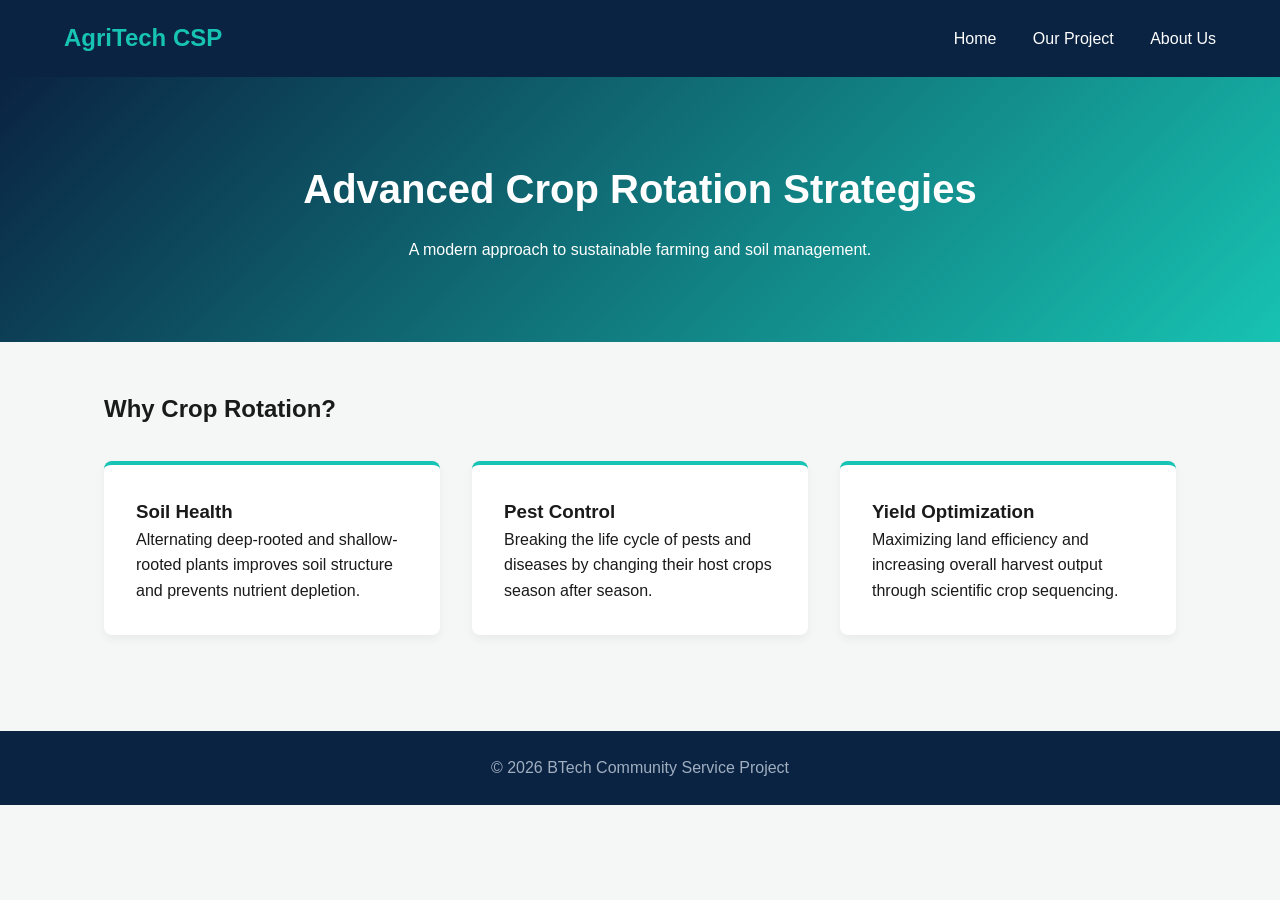
<file: index.html>
<!DOCTYPE html>
<html lang="en">
<head>
    <meta charset="UTF-8">
    <meta name="viewport" content="width=device-width, initial-scale=1.0">
    <title>Modern Crop Rotation</title>
    <link rel="stylesheet" href="style.css">
</head>
<body>
    <header>
        <a href="index.html" class="logo">AgriTech CSP</a>
        <nav>
            <a href="index.html">Home</a>
            <a href="project.html">Our Project</a>
            <a href="about.html">About Us</a>
        </nav>
    </header>

    <section class="hero">
        <h1>Advanced Crop Rotation Strategies</h1>
        <p>A modern approach to sustainable farming and soil management.</p>
    </section>

    <section class="container">
        <h2>Why Crop Rotation?</h2>
        <div class="grid">
            <div class="card">
                <h3>Soil Health</h3>
                <p>Alternating deep-rooted and shallow-rooted plants improves soil structure and prevents nutrient depletion.</p>
            </div>
            <div class="card">
                <h3>Pest Control</h3>
                <p>Breaking the life cycle of pests and diseases by changing their host crops season after season.</p>
            </div>
            <div class="card">
                <h3>Yield Optimization</h3>
                <p>Maximizing land efficiency and increasing overall harvest output through scientific crop sequencing.</p>
            </div>
        </div>
    </section>

    <footer>
        <p>&copy; 2026 BTech Community Service Project</p>
    </footer>
</body>
</html>
</file>
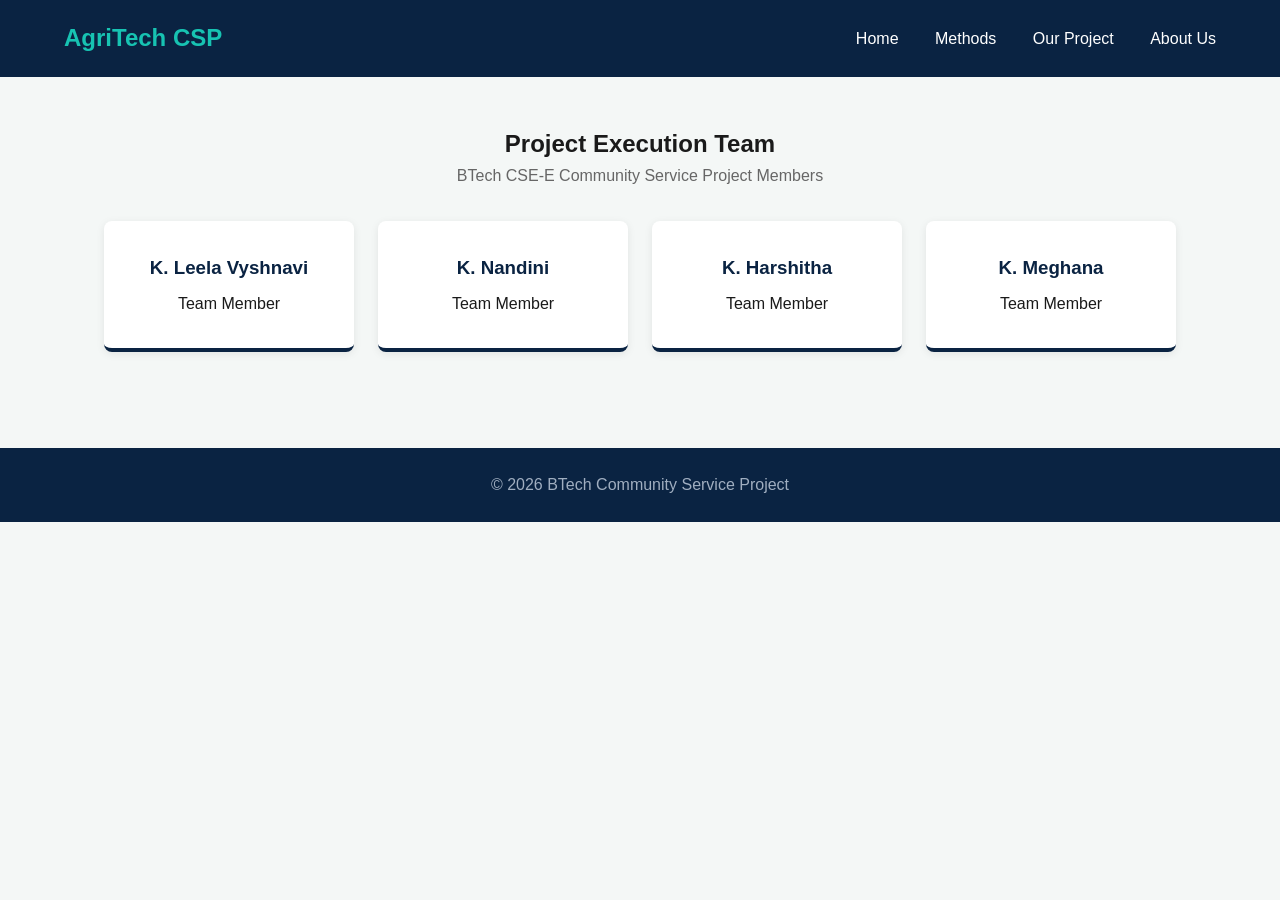
<file: about.html>
<!DOCTYPE html>
<html lang="en">
<head>
    <meta charset="UTF-8">
    <meta name="viewport" content="width=device-width, initial-scale=1.0">
    <title>About The Team</title>
    <link rel="stylesheet" href="style.css">
</head>
<body>
    <header>
        <a href="index.html" class="logo">AgriTech CSP</a>
        <nav>
            <a href="index.html">Home</a>
            <a href="rotation.html">Methods</a>
            <a href="project.html">Our Project</a>
            <a href="about.html">About Us</a>
        </nav>
    </header>

    <section class="container">
        <h2 style="text-align: center;">Project Execution Team</h2>
        <p style="text-align: center; color: #666; margin-bottom: 2rem;">BTech CSE-E Community Service Project Members</p>
        
        <div class="team-grid">
            <div class="team-member">
                <h3>K. Leela Vyshnavi</h3>
                <p>Team Member</p>
            </div>
            <div class="team-member">
                <h3>K. Nandini</h3>
                <p>Team Member</p>
            </div>
            <div class="team-member">
                <h3>K. Harshitha</h3>
                <p>Team Member</p>
            </div>
            <div class="team-member">
                <h3>K. Meghana</h3>
                <p>Team Member</p>
            </div>
        </div>
    </section>

    <footer>
        <p>&copy; 2026 BTech Community Service Project</p>
    </footer>
</body>
</html>
</file>
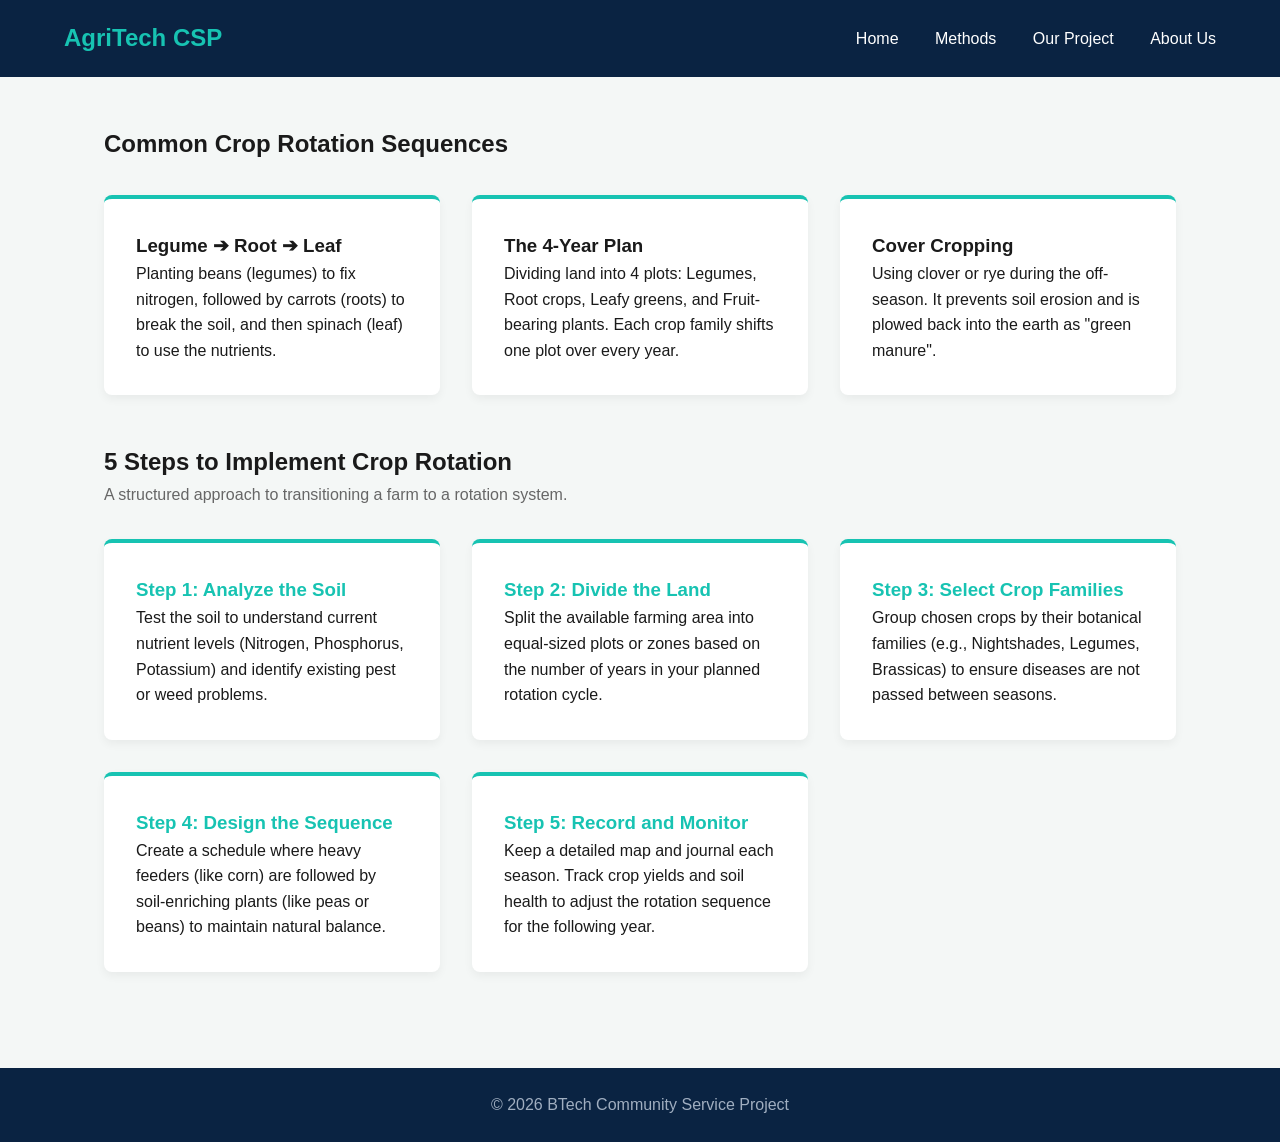
<file: rotation.html>
<!DOCTYPE html>
<html lang="en">
<head>
    <meta charset="UTF-8">
    <meta name="viewport" content="width=device-width, initial-scale=1.0">
    <title>Rotation Methods & Steps</title>
    <link rel="stylesheet" href="style.css">
</head>
<body>
    <header>
        <a href="index.html" class="logo">AgriTech CSP</a>
        <nav>
            <a href="index.html">Home</a>
            <a href="rotation.html">Methods</a>
            <a href="project.html">Our Project</a>
            <a href="about.html">About Us</a>
        </nav>
    </header>

    <section class="container">
        <h2>Common Crop Rotation Sequences</h2>
        <div class="grid">
            <div class="card">
                <h3>Legume ➔ Root ➔ Leaf</h3>
                <p>Planting beans (legumes) to fix nitrogen, followed by carrots (roots) to break the soil, and then spinach (leaf) to use the nutrients.</p>
            </div>
            <div class="card">
                <h3>The 4-Year Plan</h3>
                <p>Dividing land into 4 plots: Legumes, Root crops, Leafy greens, and Fruit-bearing plants. Each crop family shifts one plot over every year.</p>
            </div>
            <div class="card">
                <h3>Cover Cropping</h3>
                <p>Using clover or rye during the off-season. It prevents soil erosion and is plowed back into the earth as "green manure".</p>
            </div>
        </div>
    </section>

    <section class="container" style="padding-top: 0;">
        <h2>5 Steps to Implement Crop Rotation</h2>
        <p style="margin-bottom: 2rem; color: #666;">A structured approach to transitioning a farm to a rotation system.</p>
        
        <div class="grid">
            <div class="card">
                <h3 style="color: #17C3B2;">Step 1: Analyze the Soil</h3>
                <p>Test the soil to understand current nutrient levels (Nitrogen, Phosphorus, Potassium) and identify existing pest or weed problems.</p>
            </div>
            <div class="card">
                <h3 style="color: #17C3B2;">Step 2: Divide the Land</h3>
                <p>Split the available farming area into equal-sized plots or zones based on the number of years in your planned rotation cycle.</p>
            </div>
            <div class="card">
                <h3 style="color: #17C3B2;">Step 3: Select Crop Families</h3>
                <p>Group chosen crops by their botanical families (e.g., Nightshades, Legumes, Brassicas) to ensure diseases are not passed between seasons.</p>
            </div>
            <div class="card">
                <h3 style="color: #17C3B2;">Step 4: Design the Sequence</h3>
                <p>Create a schedule where heavy feeders (like corn) are followed by soil-enriching plants (like peas or beans) to maintain natural balance.</p>
            </div>
            <div class="card">
                <h3 style="color: #17C3B2;">Step 5: Record and Monitor</h3>
                <p>Keep a detailed map and journal each season. Track crop yields and soil health to adjust the rotation sequence for the following year.</p>
            </div>
        </div>
    </section>

    <footer>
        <p>&copy; 2026 BTech Community Service Project</p>
    </footer>
</body>
</html>
</file>
<file: style.css>
* {
  margin: 0;
  padding: 0;
  box-sizing: border-box;
  font-family: 'Segoe UI', Tahoma, Geneva, Verdana, sans-serif;
}
body {
  background-color: #f4f7f6;
  color: #1a1a1a;
  line-height: 1.6;
}
header {
  background-color: #0A2342;
  padding: 1.2rem 5%;
  display: flex;
  justify-content: space-between;
  align-items: center;
}
header .logo {
  color: #17C3B2;
  font-size: 1.5rem;
  font-weight: bold;
  text-decoration: none;
}
nav a {
  color: #ffffff;
  text-decoration: none;
  margin-left: 2rem;
  font-weight: 500;
  transition: 0.3s;
}
nav a:hover {
  color: #17C3B2;
}
.hero {
  background: linear-gradient(135deg, #0A2342 0%, #17C3B2 100%);
  color: white;
  padding: 5rem 5%;
  text-align: center;
}
.hero h1 {
  font-size: 2.5rem;
  margin-bottom: 1rem;
}
.container {
  padding: 3rem 5%;
  max-width: 1200px;
  margin: auto;
}
.grid {
  display: grid;
  grid-template-columns: repeat(auto-fit, minmax(300px, 1fr));
  gap: 2rem;
  margin-top: 2rem;
}
.card {
  background: white;
  padding: 2rem;
  border-radius: 8px;
  box-shadow: 0 4px 10px rgba(0,0,0,0.05);
  border-top: 4px solid #17C3B2;
}
.team-grid {
  display: grid;
  grid-template-columns: repeat(auto-fit, minmax(220px, 1fr));
  gap: 1.5rem;
  margin-top: 2rem;
}
.team-member {
  background: white;
  padding: 2rem 1rem;
  text-align: center;
  border-radius: 8px;
  box-shadow: 0 2px 8px rgba(0,0,0,0.08);
  border-bottom: 4px solid #0A2342;
}
.team-member h3 {
  color: #0A2342;
  margin-bottom: 0.5rem;
}
.gallery {
  display: grid;
  grid-template-columns: repeat(auto-fit, minmax(250px, 1fr));
  gap: 1.5rem;
}
.photo-placeholder {
  background: #e0e6ed;
  height: 220px;
  display: flex;
  align-items: center;
  justify-content: center;
  border-radius: 8px;
  color: #4a5568;
  font-weight: 500;
  border: 2px dashed #a0aec0;
}
footer {
  background: #0A2342;
  color: #a0aec0;
  text-align: center;
  padding: 1.5rem;
  margin-top: 3rem;
}
</file>
